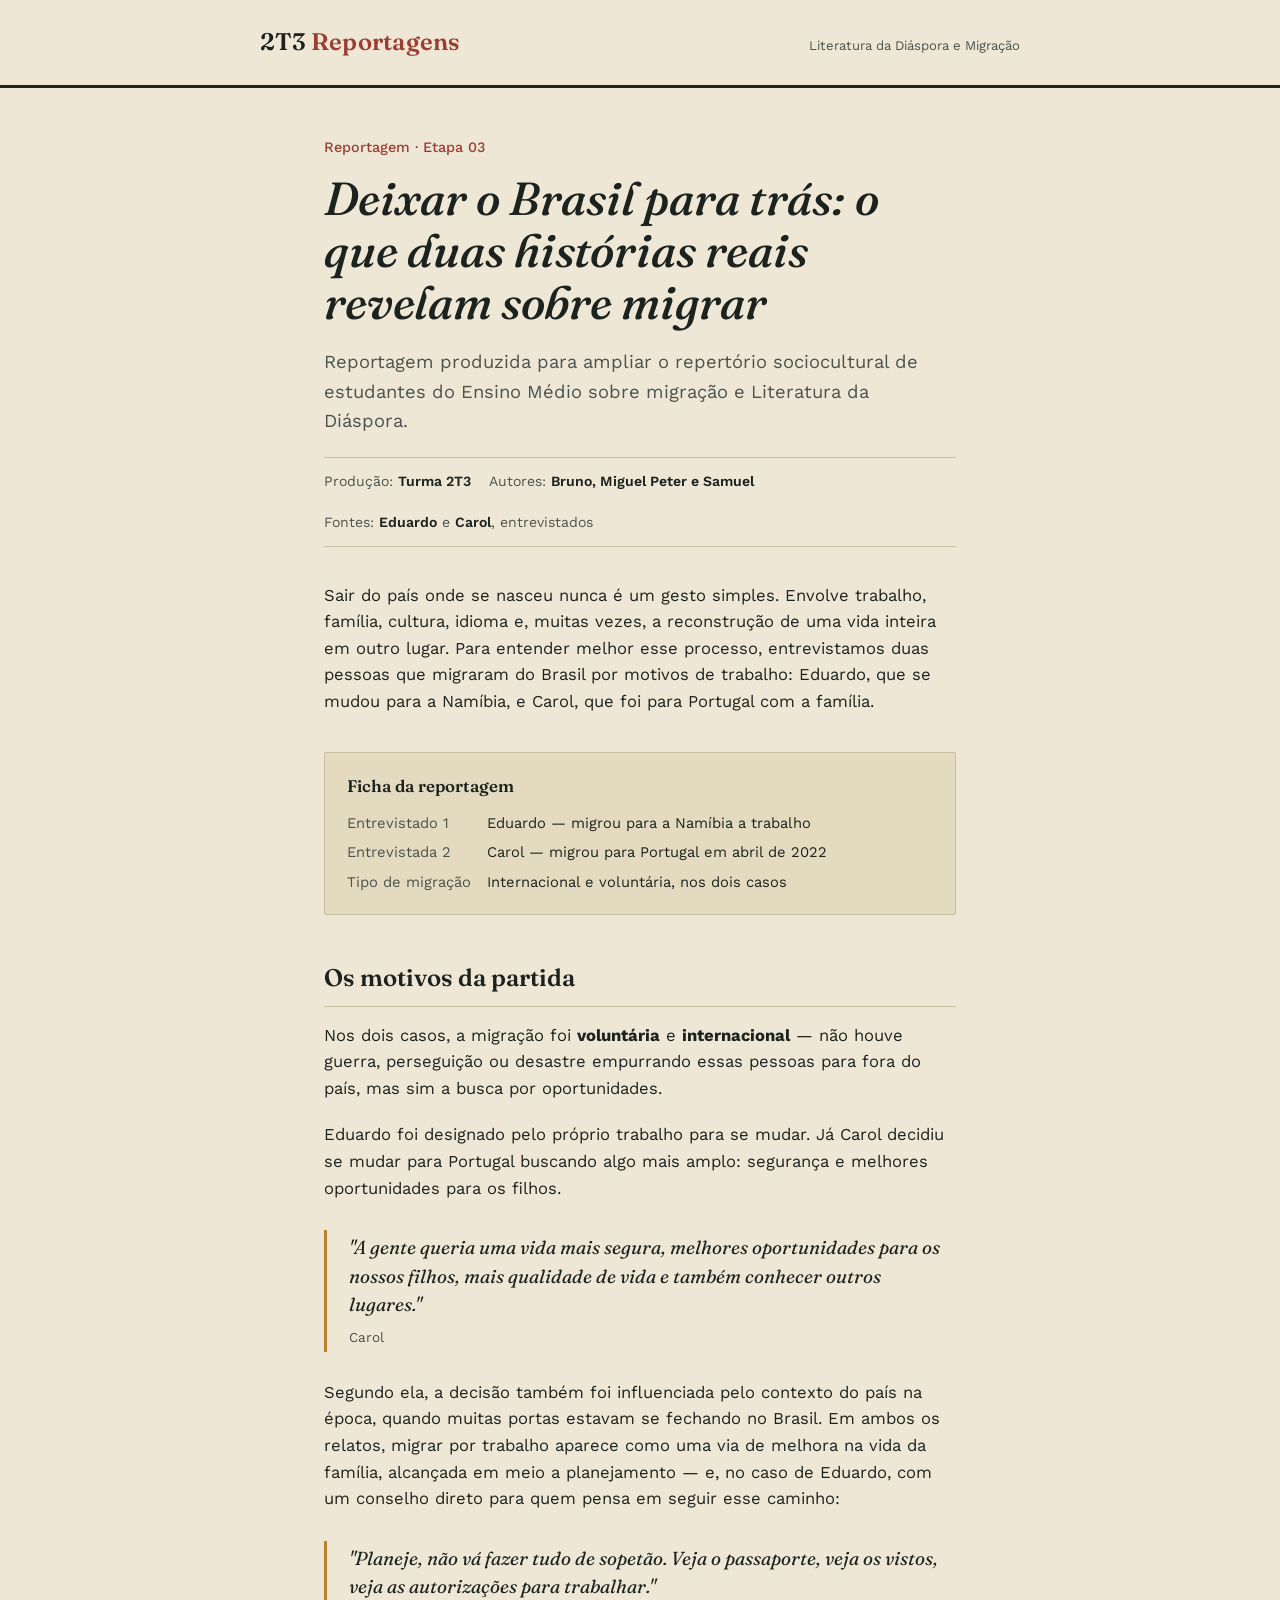
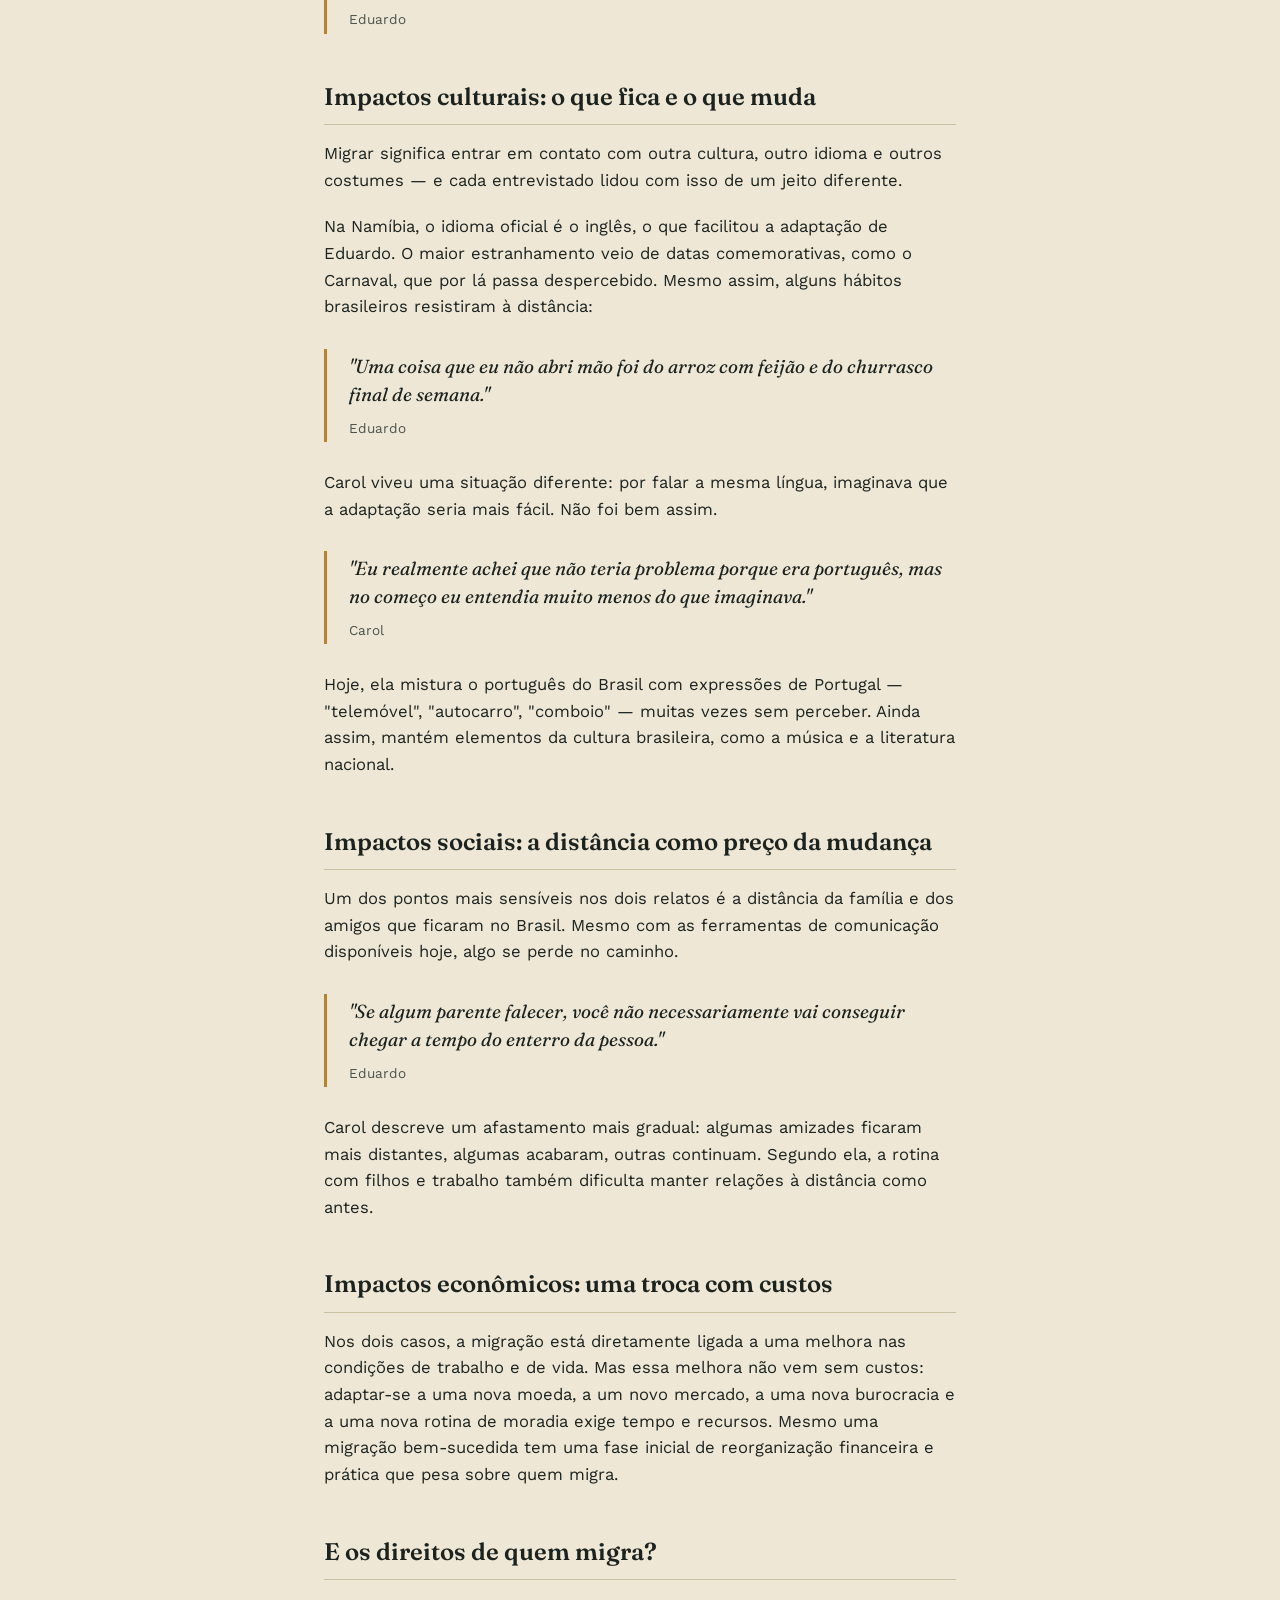
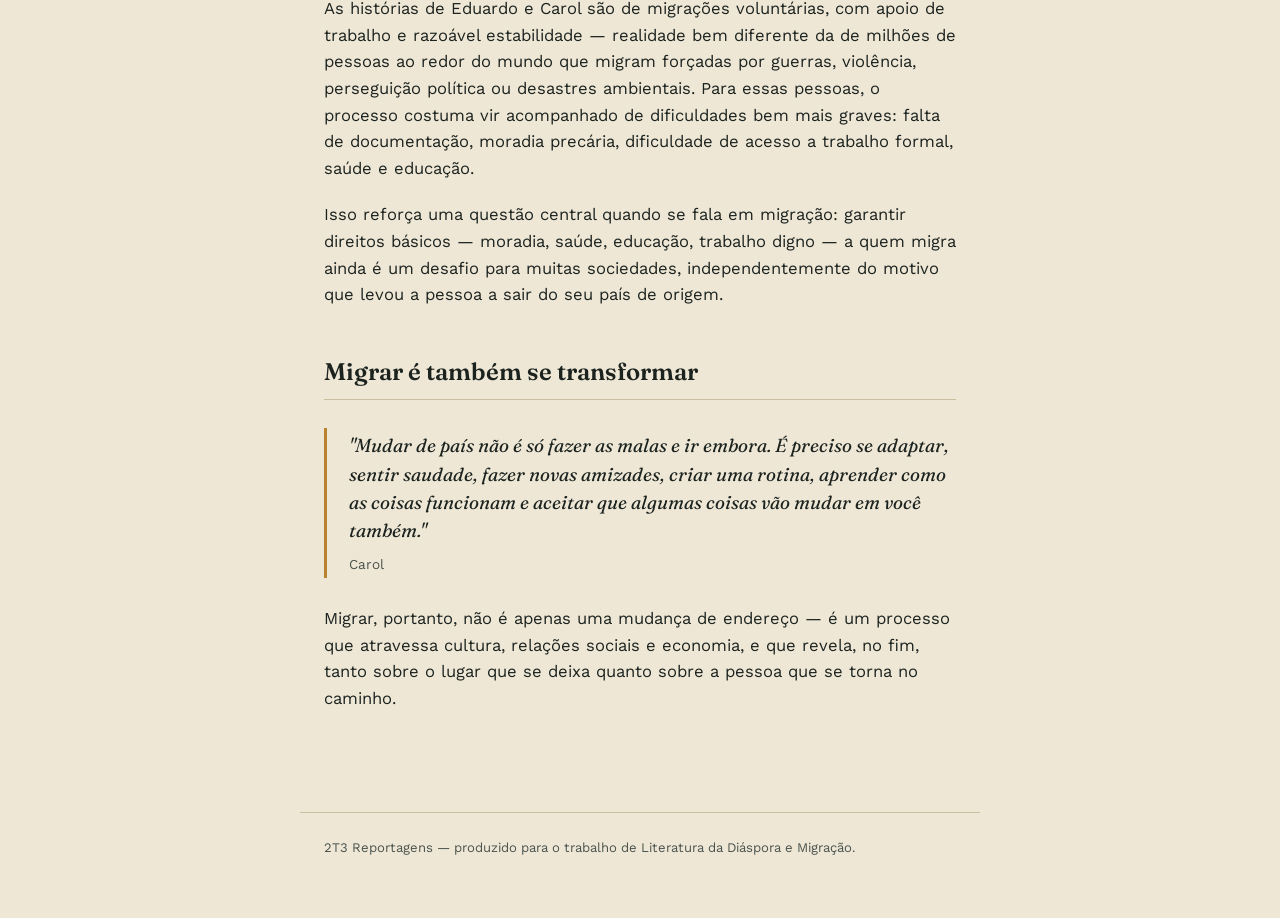
<file: index.html>
<!DOCTYPE html>
<html lang="pt-BR">
<head>
<meta charset="UTF-8">
<meta name="viewport" content="width=device-width, initial-scale=1.0">
<title>Deixar o Brasil para trás — 2T3 Reportagens</title>
<link rel="preconnect" href="https://fonts.googleapis.com">
<link rel="preconnect" href="https://fonts.gstatic.com" crossorigin>
<link href="https://fonts.googleapis.com/css2?family=Fraunces:ital,opsz,wght@0,9..144,400;0,9..144,500;0,9..144,600;1,9..144,500&family=Work+Sans:wght@400;500;600&display=swap" rel="stylesheet">
<link rel="stylesheet" href="style.css">
</head>
<body>

<header class="masthead">
  <div class="masthead-inner">
    <p class="site-name">2T3 <span>Reportagens</span></p>
    <p class="masthead-meta">Literatura da Diáspora e Migração</p>
  </div>
</header>

<article>
  <p class="kicker">Reportagem · Etapa 03</p>
  <h1 class="headline">Deixar o Brasil para trás: o que duas histórias reais revelam sobre migrar</h1>
  <p class="dek">Reportagem produzida para ampliar o repertório sociocultural de estudantes do Ensino Médio sobre migração e Literatura da Diáspora.</p>

  <div class="byline">
    <span>Produção: <strong>Turma 2T3</strong></span>
    <span>Autores: <strong>Bruno, Miguel Peter e Samuel</strong></span>
    <span>Fontes: <strong>Eduardo</strong> e <strong>Carol</strong>, entrevistados</span>
  </div>

  <p>Sair do país onde se nasceu nunca é um gesto simples. Envolve trabalho, família, cultura, idioma e, muitas vezes, a reconstrução de uma vida inteira em outro lugar. Para entender melhor esse processo, entrevistamos duas pessoas que migraram do Brasil por motivos de trabalho: Eduardo, que se mudou para a Namíbia, e Carol, que foi para Portugal com a família.</p>

  <div class="ficha">
    <h3>Ficha da reportagem</h3>
    <dl>
      <dt>Entrevistado 1</dt><dd>Eduardo — migrou para a Namíbia a trabalho</dd>
      <dt>Entrevistada 2</dt><dd>Carol — migrou para Portugal em abril de 2022</dd>
      <dt>Tipo de migração</dt><dd>Internacional e voluntária, nos dois casos</dd>
    </dl>
  </div>

  <h2>Os motivos da partida</h2>
  <p>Nos dois casos, a migração foi <strong>voluntária</strong> e <strong>internacional</strong> — não houve guerra, perseguição ou desastre empurrando essas pessoas para fora do país, mas sim a busca por oportunidades.</p>
  <p>Eduardo foi designado pelo próprio trabalho para se mudar. Já Carol decidiu se mudar para Portugal buscando algo mais amplo: segurança e melhores oportunidades para os filhos.</p>
  <blockquote>
    "A gente queria uma vida mais segura, melhores oportunidades para os nossos filhos, mais qualidade de vida e também conhecer outros lugares."
    <cite>Carol</cite>
  </blockquote>
  <p>Segundo ela, a decisão também foi influenciada pelo contexto do país na época, quando muitas portas estavam se fechando no Brasil. Em ambos os relatos, migrar por trabalho aparece como uma via de melhora na vida da família, alcançada em meio a planejamento — e, no caso de Eduardo, com um conselho direto para quem pensa em seguir esse caminho:</p>
  <blockquote>
    "Planeje, não vá fazer tudo de sopetão. Veja o passaporte, veja os vistos, veja as autorizações para trabalhar."
    <cite>Eduardo</cite>
  </blockquote>

  <h2>Impactos culturais: o que fica e o que muda</h2>
  <p>Migrar significa entrar em contato com outra cultura, outro idioma e outros costumes — e cada entrevistado lidou com isso de um jeito diferente.</p>
  <p>Na Namíbia, o idioma oficial é o inglês, o que facilitou a adaptação de Eduardo. O maior estranhamento veio de datas comemorativas, como o Carnaval, que por lá passa despercebido. Mesmo assim, alguns hábitos brasileiros resistiram à distância:</p>
  <blockquote>
    "Uma coisa que eu não abri mão foi do arroz com feijão e do churrasco final de semana."
    <cite>Eduardo</cite>
  </blockquote>
  <p>Carol viveu uma situação diferente: por falar a mesma língua, imaginava que a adaptação seria mais fácil. Não foi bem assim.</p>
  <blockquote>
    "Eu realmente achei que não teria problema porque era português, mas no começo eu entendia muito menos do que imaginava."
    <cite>Carol</cite>
  </blockquote>
  <p>Hoje, ela mistura o português do Brasil com expressões de Portugal — "telemóvel", "autocarro", "comboio" — muitas vezes sem perceber. Ainda assim, mantém elementos da cultura brasileira, como a música e a literatura nacional.</p>

  <h2>Impactos sociais: a distância como preço da mudança</h2>
  <p>Um dos pontos mais sensíveis nos dois relatos é a distância da família e dos amigos que ficaram no Brasil. Mesmo com as ferramentas de comunicação disponíveis hoje, algo se perde no caminho.</p>
  <blockquote>
    "Se algum parente falecer, você não necessariamente vai conseguir chegar a tempo do enterro da pessoa."
    <cite>Eduardo</cite>
  </blockquote>
  <p>Carol descreve um afastamento mais gradual: algumas amizades ficaram mais distantes, algumas acabaram, outras continuam. Segundo ela, a rotina com filhos e trabalho também dificulta manter relações à distância como antes.</p>

  <h2>Impactos econômicos: uma troca com custos</h2>
  <p>Nos dois casos, a migração está diretamente ligada a uma melhora nas condições de trabalho e de vida. Mas essa melhora não vem sem custos: adaptar-se a uma nova moeda, a um novo mercado, a uma nova burocracia e a uma nova rotina de moradia exige tempo e recursos. Mesmo uma migração bem-sucedida tem uma fase inicial de reorganização financeira e prática que pesa sobre quem migra.</p>

  <h2>E os direitos de quem migra?</h2>
  <p>As histórias de Eduardo e Carol são de migrações voluntárias, com apoio de trabalho e razoável estabilidade — realidade bem diferente da de milhões de pessoas ao redor do mundo que migram forçadas por guerras, violência, perseguição política ou desastres ambientais. Para essas pessoas, o processo costuma vir acompanhado de dificuldades bem mais graves: falta de documentação, moradia precária, dificuldade de acesso a trabalho formal, saúde e educação.</p>
  <p>Isso reforça uma questão central quando se fala em migração: garantir direitos básicos — moradia, saúde, educação, trabalho digno — a quem migra ainda é um desafio para muitas sociedades, independentemente do motivo que levou a pessoa a sair do seu país de origem.</p>

  <h2>Migrar é também se transformar</h2>
  <blockquote>
    "Mudar de país não é só fazer as malas e ir embora. É preciso se adaptar, sentir saudade, fazer novas amizades, criar uma rotina, aprender como as coisas funcionam e aceitar que algumas coisas vão mudar em você também."
    <cite>Carol</cite>
  </blockquote>
  <p>Migrar, portanto, não é apenas uma mudança de endereço — é um processo que atravessa cultura, relações sociais e economia, e que revela, no fim, tanto sobre o lugar que se deixa quanto sobre a pessoa que se torna no caminho.</p>
</article>

<footer>
  2T3 Reportagens — produzido para o trabalho de Literatura da Diáspora e Migração.
</footer>

</body>
</html>
</file>
<file: style.css>
:root {
  --ink: #1c231f;
  --ink-soft: #4a534d;
  --paper: #eee7d6;
  --paper-raised: #e3dabf;
  --rule: #cabf9e;
  --brick: #9a3e34;
  --ochre: #b9822f;
  --navy: #1f3244;
  --focus: #1f3244;
}

@media (prefers-color-scheme: dark) {
  :root:not([data-theme="light"]) {
    --ink: #ece6d8;
    --ink-soft: #b7ac93;
    --paper: #161a17;
    --paper-raised: #1f2420;
    --rule: #3a3f36;
    --brick: #d97a6b;
    --ochre: #d9a55a;
    --navy: #7fa3c2;
    --focus: #d9a55a;
  }
}

:root[data-theme="dark"] {
  --ink: #ece6d8;
  --ink-soft: #b7ac93;
  --paper: #161a17;
  --paper-raised: #1f2420;
  --rule: #3a3f36;
  --brick: #d97a6b;
  --ochre: #d9a55a;
  --navy: #7fa3c2;
  --focus: #d9a55a;
}

* { box-sizing: border-box; }

html { -webkit-text-size-adjust: 100%; }

body {
  margin: 0;
  background: var(--paper);
  color: var(--ink);
  font-family: 'Work Sans', -apple-system, sans-serif;
  line-height: 1.6;
  -webkit-font-smoothing: antialiased;
}

a { color: var(--navy); }
a:focus-visible, button:focus-visible { outline: 2px solid var(--focus); outline-offset: 2px; }

@media (prefers-reduced-motion: reduce) {
  * { animation-duration: 0.001ms !important; transition-duration: 0.001ms !important; }
}

/* Masthead */
.masthead {
  border-bottom: 3px solid var(--ink);
  padding: 22px 24px 16px;
}
.masthead-inner {
  max-width: 760px;
  margin: 0 auto;
  display: flex;
  align-items: baseline;
  justify-content: space-between;
  flex-wrap: wrap;
  gap: 8px;
}
.site-name {
  font-family: 'Fraunces', serif;
  font-weight: 600;
  font-size: 1.5rem;
  letter-spacing: 0.01em;
  margin: 0;
}
.site-name span { color: var(--brick); }
.masthead-meta {
  font-size: 0.82rem;
  color: var(--ink-soft);
  font-variant-numeric: tabular-nums;
}

/* Article */
article { max-width: 680px; margin: 0 auto; padding: 48px 24px 80px; }

.kicker {
  font-size: 0.9rem;
  color: var(--brick);
  font-weight: 500;
  margin: 0 0 14px;
}

h1.headline {
  font-family: 'Fraunces', serif;
  font-weight: 500;
  font-style: italic;
  font-size: clamp(2rem, 5vw, 2.9rem);
  line-height: 1.12;
  margin: 0 0 18px;
  color: var(--ink);
}

.dek {
  font-size: 1.15rem;
  color: var(--ink-soft);
  margin: 0 0 22px;
  max-width: 62ch;
}

.byline {
  display: flex;
  gap: 18px;
  flex-wrap: wrap;
  font-size: 0.88rem;
  color: var(--ink-soft);
  border-top: 1px solid var(--rule);
  border-bottom: 1px solid var(--rule);
  padding: 12px 0;
  margin-bottom: 36px;
}
.byline strong { color: var(--ink); font-weight: 600; }

article p { margin: 0 0 20px; max-width: 66ch; font-size: 1.04rem; }

h2 {
  font-family: 'Fraunces', serif;
  font-weight: 600;
  font-size: 1.5rem;
  margin: 44px 0 16px;
  color: var(--ink);
  padding-bottom: 8px;
  border-bottom: 1px solid var(--rule);
}

blockquote {
  margin: 28px 0;
  padding: 4px 0 4px 22px;
  border-left: 3px solid var(--ochre);
  font-family: 'Fraunces', serif;
  font-style: italic;
  font-size: 1.18rem;
  line-height: 1.5;
  color: var(--ink);
  max-width: 58ch;
}
blockquote cite {
  display: block;
  margin-top: 8px;
  font-family: 'Work Sans', sans-serif;
  font-style: normal;
  font-size: 0.85rem;
  color: var(--ink-soft);
}

/* Ficha lateral */
.ficha {
  background: var(--paper-raised);
  border: 1px solid var(--rule);
  border-radius: 2px;
  padding: 20px 22px;
  margin: 36px 0 8px;
}
.ficha h3 {
  font-family: 'Fraunces', serif;
  font-weight: 600;
  font-size: 1.05rem;
  margin: 0 0 12px;
}
.ficha dl {
  display: grid;
  grid-template-columns: auto 1fr;
  gap: 6px 16px;
  margin: 0;
  font-size: 0.92rem;
}
.ficha dt { color: var(--ink-soft); }
.ficha dd { margin: 0; }

footer {
  max-width: 680px;
  margin: 0 auto;
  padding: 24px 24px 60px;
  color: var(--ink-soft);
  font-size: 0.82rem;
  border-top: 1px solid var(--rule);
}

@media (max-width: 480px) {
  article { padding: 32px 18px 60px; }
  .byline { gap: 10px 18px; }
}
</file>
